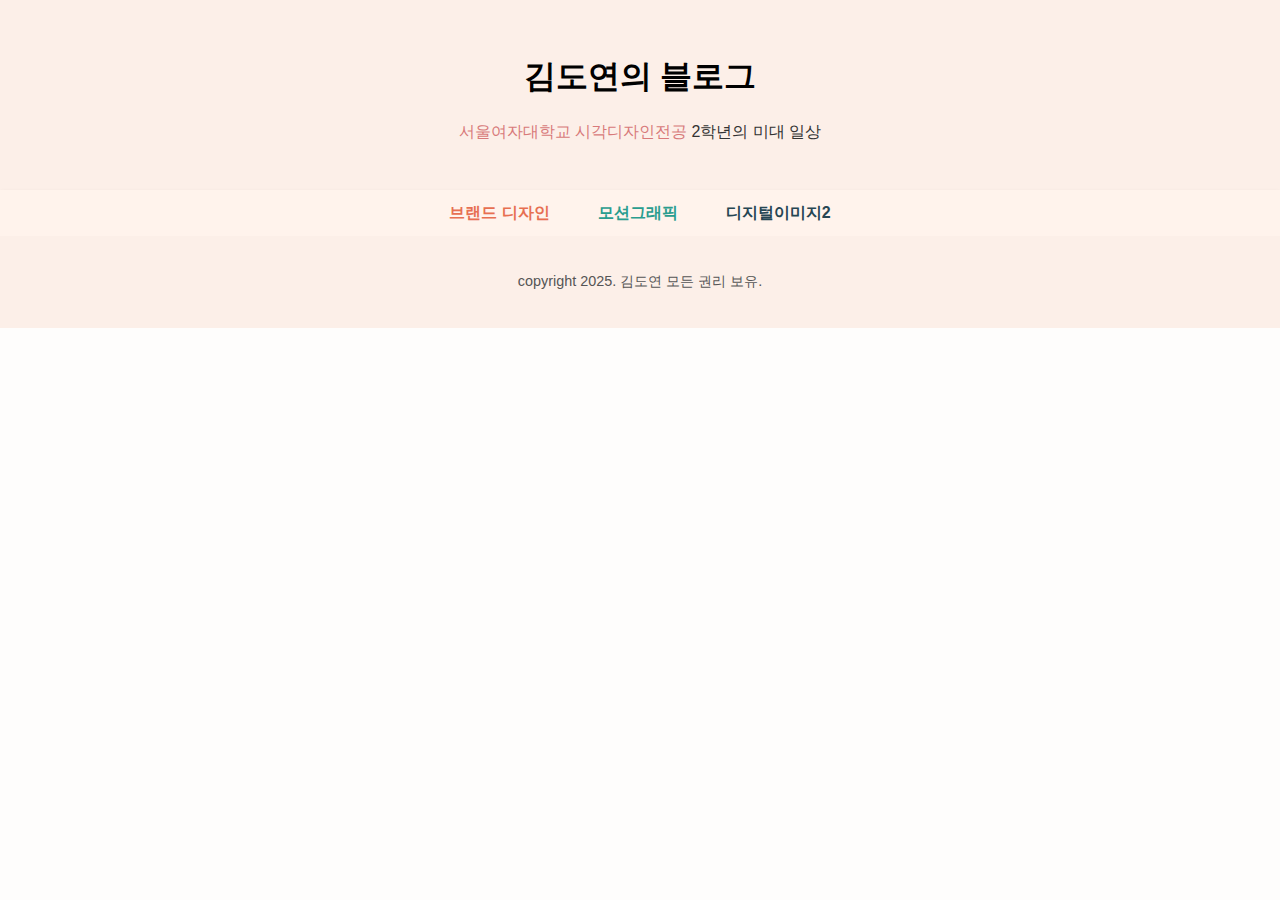
<file: index.html>
<!DOCTYPE html>
<html lang="ko">
<head>
  <meta charset="UTF-8">
  <meta name="viewport" content="width=device-width, initial-scale=1.0">
  <title>김도연의 블로그</title>
  <meta name="description" content="김도연의 블로그 - 미대생의 일상">
  <meta name="keywords" content="김도연, 블로그, 디자인, 일상, 시각디자인">
  <link rel="stylesheet" href="blog.css">

  <meta itemprop="name" content="김도연의 블로그" />
  <meta itemprop="description" content="김도연의 블로그 - 미대생의 일상" />
  <meta itemprop="image" content="" />


  <meta property="og:url" content="https://p5km6mg5xf-hub.github.io/blog/" />
  <meta property="og:type" content="website" />
  <meta property="og:title" content="김도연의 블로그" />
  <meta property="og:description" content="김도연의 블로그 - 미대생의 일상" />
  <meta property="og:image" content="" />

  <meta name="twitter:card" content="summary_large_image" />
  <meta name="twitter:title" content="김도연의 블로그" />
  <meta name="twitter:description" content="김도연의 블로그 - 미대생의 일상" />
  <meta name="twitter:image" content="" />
  
</head>
<body>
  <header>
    <h1><a href="blog.html" class="black">김도연의 블로그</a></h1>
    <p><a href="https://www.swu.ac.kr/www/artdesignc_1.html" target="_blank">서울여자대학교 시각디자인전공</a> 2학년의 미대 일상</p>
  </header>
  <nav>
    <ul>
      <li><a href="bd.html" class="red">브랜드 디자인</a></li>
      <li><a href="mg.html" class="green">모션그래픽</a></li>
      <li><a href="dm2.html" class="blue">디지털이미지2</a></li>
    </ul>
  </nav>
  <footer>
    <p>copyright 2025. 김도연 모든 권리 보유.</p>
  </footer>
</body>
</html>
</file>
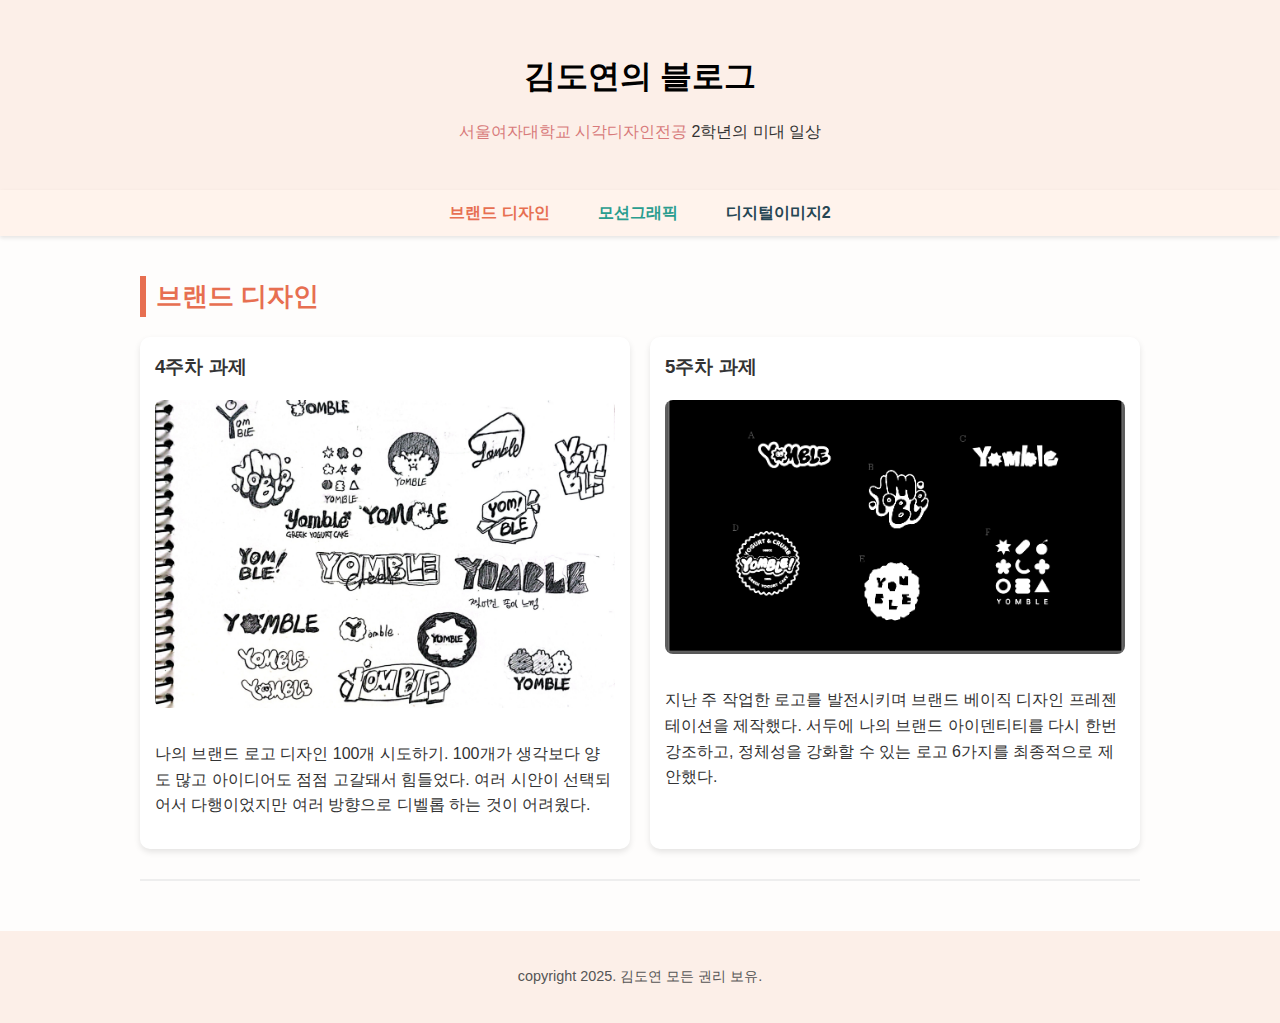
<file: bd.html>
<!DOCTYPE html>
<html lang="ko">
<head>
  <meta charset="UTF-8">
  <meta name="viewport" content="width=device-width, initial-scale=1.0">
  <title>김도연의 블로그</title>
  <meta name="description" content="김도연의 블로그 - 미대생의 일상">
  <meta name="keywords" content="김도연, 블로그, 디자인, 일상, 시각디자인">
  <link rel="stylesheet" href="blog.css">
</head>
<body>
  <header>
    <h1><a href="index.html" class="black">김도연의 블로그</a></h1>
    <p><a href="https://www.swu.ac.kr/www/artdesignc_1.html" target="_blank">서울여자대학교 시각디자인전공</a> 2학년의 미대 일상</p>
  </header>
  <nav>
    <ul>
      <li><a href="bd.html" class="red">브랜드 디자인</a></li>
      <li><a href="mg.html" class="green">모션그래픽</a></li>
      <li><a href="dm2.html" class="blue">디지털이미지2</a></li>
    </ul>
  </nav>
  <main>
    <section id="brand">
      <h2 class="red">브랜드 디자인</h2>
      <div class="content-box">
        <article>
          <h3>4주차 과제</h3>
          <img src="blog/brand1.JPG" alt="로고 디자인 스케치 이미지">
          <p>나의 브랜드 로고 디자인 100개 시도하기. 100개가 생각보다 양도 많고 아이디어도 점점 고갈돼서 힘들었다. 여러 시안이 선택되어서 다행이었지만 여러 방향으로 디벨롭 하는 것이 어려웠다.</p>
        </article>
        <article>
          <h3>5주차 과제</h3>
          <img src="blog/brand2.PNG" alt="브랜드 프레젠테이션 작업 사진">
          <p>지난 주 작업한 로고를 발전시키며 브랜드 베이직 디자인 프레젠테이션을 제작했다. 서두에 나의 브랜드 아이덴티티를 다시 한번 강조하고, 정체성을 강화할 수 있는 로고 6가지를 최종적으로 제안했다.</p>
        </article>
      </div>
    </main>
  <footer>
    <p>copyright 2025. 김도연 모든 권리 보유.</p>
  </footer>
</body>
</html>
</file>
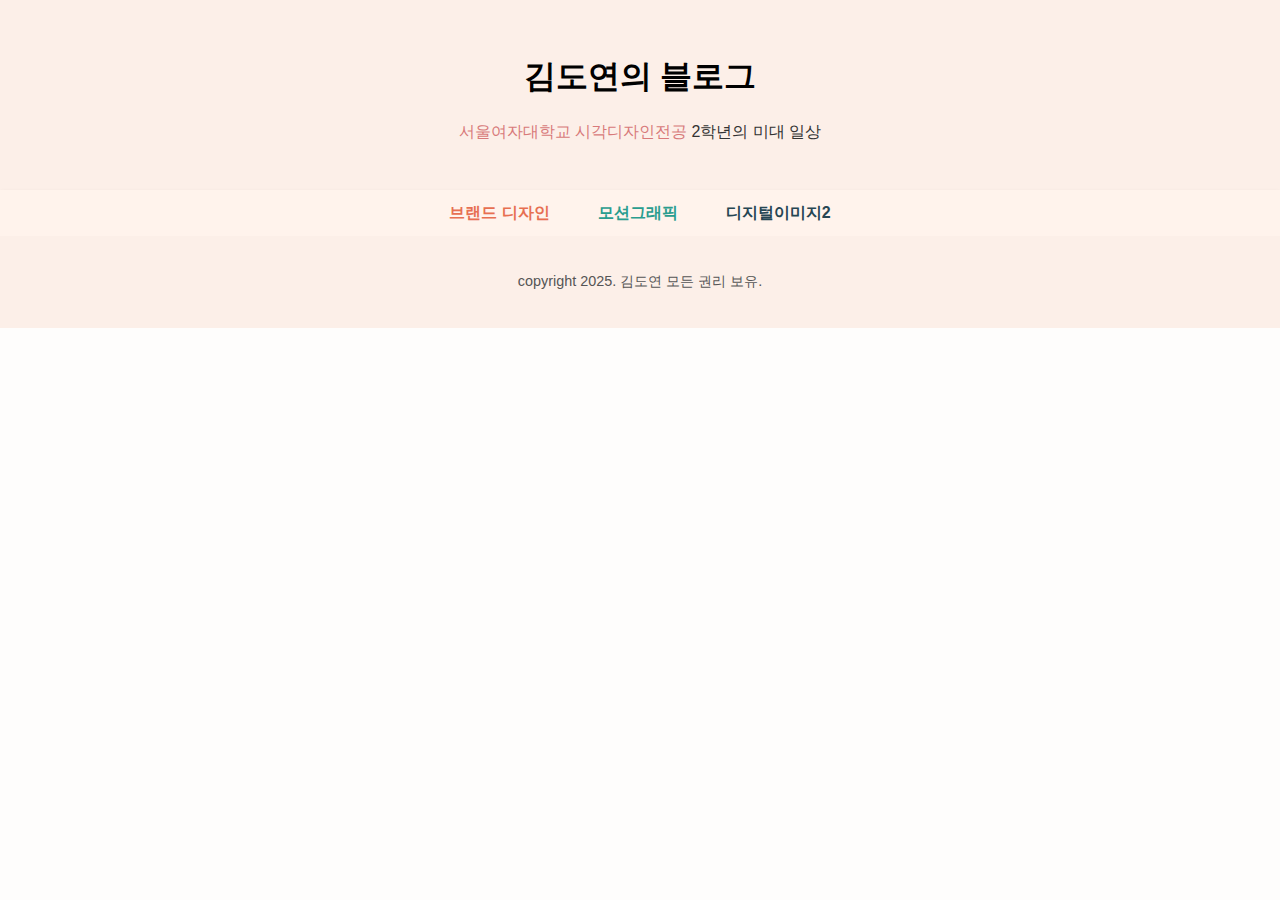
<file: blog.html>
<!DOCTYPE html>
<html lang="ko">
<head>
  <meta charset="UTF-8">
  <meta name="viewport" content="width=device-width, initial-scale=1.0">
  <title>김도연의 블로그</title>
  <meta name="description" content="김도연의 블로그 - 미대생의 일상">
  <meta name="keywords" content="김도연, 블로그, 디자인, 일상, 시각디자인">
  <link rel="stylesheet" href="blog.css">
</head>
<body>
  <header>
    <h1><a href="blog.html" class="black">김도연의 블로그</a></h1>
    <p><a href="https://www.swu.ac.kr/www/artdesignc_1.html" target="_blank">서울여자대학교 시각디자인전공</a> 2학년의 미대 일상</p>
  </header>
  <nav>
    <ul>
      <li><a href="bd.html" class="red">브랜드 디자인</a></li>
      <li><a href="mg.html" class="green">모션그래픽</a></li>
      <li><a href="dm2.html" class="blue">디지털이미지2</a></li>
    </ul>
  </nav>
  <footer>
    <p>copyright 2025. 김도연 모든 권리 보유.</p>
  </footer>
</body>
</html>
</file>
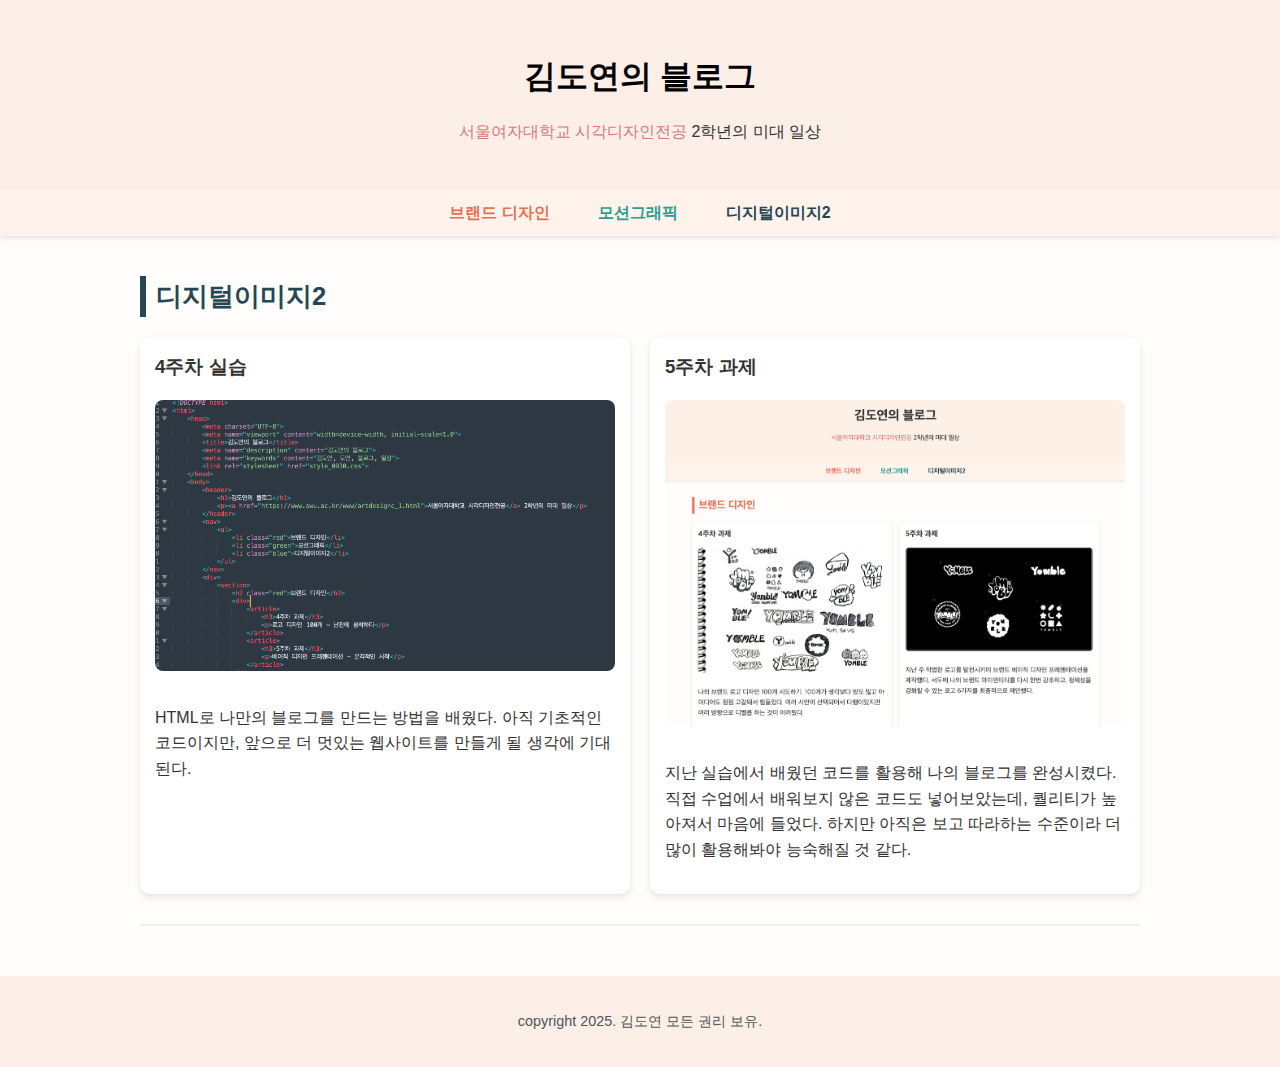
<file: dm2.html>
<!DOCTYPE html>
<html lang="ko">
<head>
  <meta charset="UTF-8">
  <meta name="viewport" content="width=device-width, initial-scale=1.0">
  <title>김도연의 블로그</title>
  <meta name="description" content="김도연의 블로그 - 미대생의 일상">
  <meta name="keywords" content="김도연, 블로그, 디자인, 일상, 시각디자인">
  <link rel="stylesheet" href="blog.css">
</head>
<body>
  <header>
    <h1><a href="blog.html"class="black">김도연의 블로그</a></h1>
    <p><a href="https://www.swu.ac.kr/www/artdesignc_1.html" target="_blank">서울여자대학교 시각디자인전공</a> 2학년의 미대 일상</p>
  </header>
  <nav>
    <ul>
      <li><a href="bd.html" class="red">브랜드 디자인</a></li>
      <li><a href="mg.html" class="green">모션그래픽</a></li>
      <li><a href="dm2.html" class="blue">디지털이미지2</a></li>
    </ul>
  </nav>
  <main>
    <section id="digital">
      <h2 class="blue">디지털이미지2</h2>
      <div class="content-box">
        <article>
          <h3>4주차 실습</h3>
          <img src="blog/dm1.PNG" alt="HTML 실습 중 캡처 이미지">
          <p>HTML로 나만의 블로그를 만드는 방법을 배웠다. 아직 기초적인 코드이지만, 앞으로 더 멋있는 웹사이트를 만들게 될 생각에 기대된다.</p>
        </article>
        <article>
          <h3>5주차 과제</h3>
          <img src="blog/dm2.PNG" alt="CSS 디자인 실습 이미지">
          <p>지난 실습에서 배웠던 코드를 활용해 나의 블로그를 완성시켰다. 직접 수업에서 배워보지 않은 코드도 넣어보았는데, 퀄리티가 높아져서 마음에 들었다. 하지만 아직은 보고 따라하는 수준이라 더 많이 활용해봐야 능숙해질 것 같다.</p>
        </article>
      </div>
    </section>
  </main>
  <footer>
    <p>copyright 2025. 김도연 모든 권리 보유.</p>
  </footer>
</body>
</html>
</file>
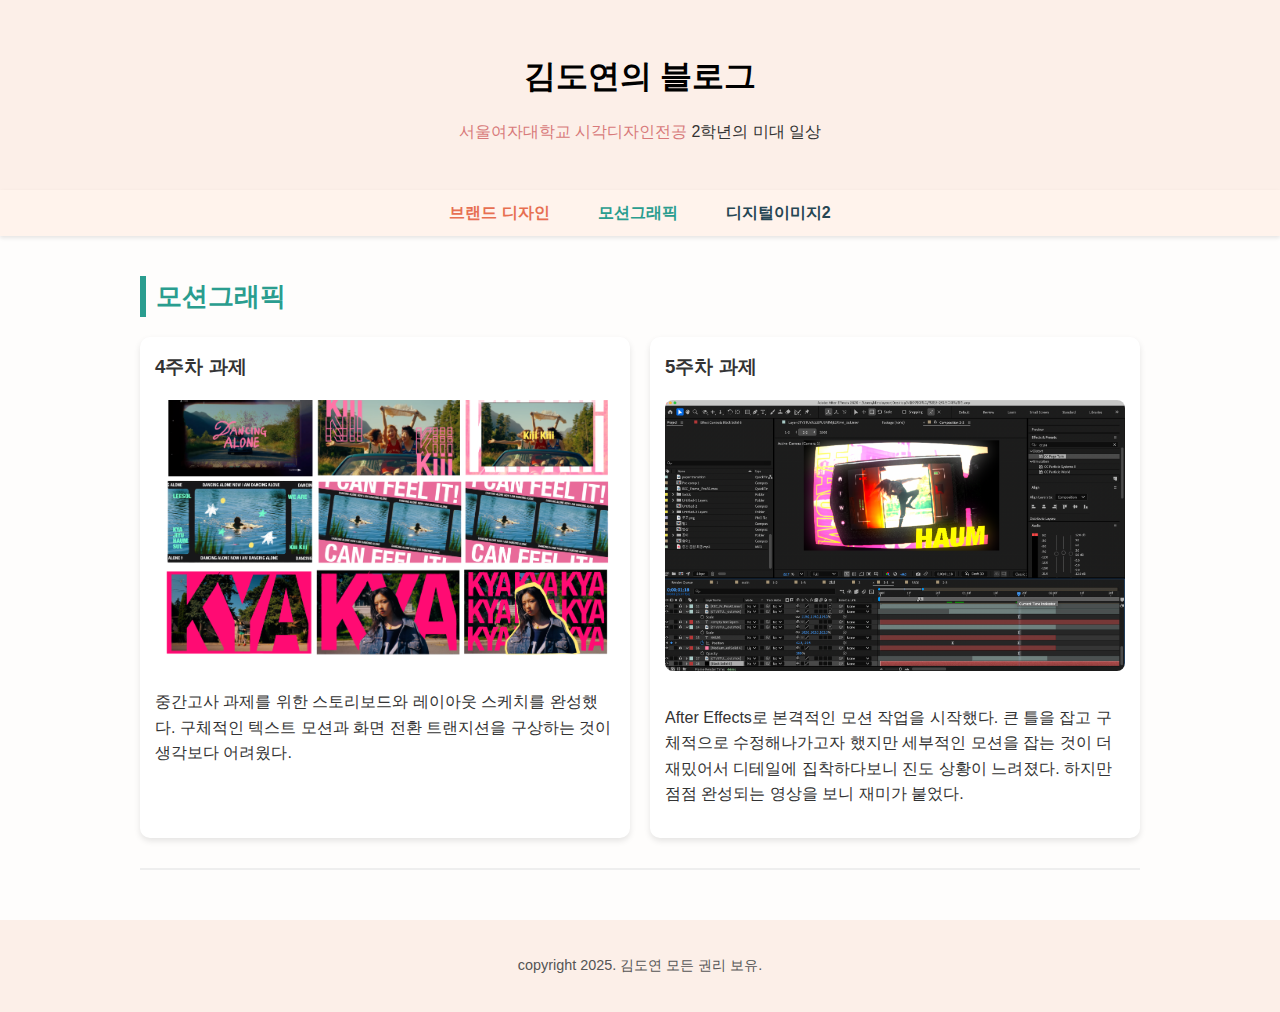
<file: mg.html>
<!DOCTYPE html>
<html lang="ko">
<head>
  <meta charset="UTF-8">
  <meta name="viewport" content="width=device-width, initial-scale=1.0">
  <title>김도연의 블로그</title>
  <meta name="description" content="김도연의 블로그 - 미대생의 일상">
  <meta name="keywords" content="김도연, 블로그, 디자인, 일상, 시각디자인">
  <link rel="stylesheet" href="blog.css">
</head>
<body>
  <header>
    <h1><a href="index.html"class="black">김도연의 블로그</a></h1>
    <p><a href="https://www.swu.ac.kr/www/artdesignc_1.html" target="_blank">서울여자대학교 시각디자인전공</a> 2학년의 미대 일상</p>
  </header>
  <nav>
    <ul>
      <li><a href="bd.html" class="red">브랜드 디자인</a></li>
      <li><a href="mg.html" class="green">모션그래픽</a></li>
      <li><a href="dm2.html" class="blue">디지털이미지2</a></li>
    </ul>
  </nav>
  <main>
    <section id="motion">
      <h2 class="green">모션그래픽</h2>
      <div class="content-box">
        <article>
          <h3>4주차 과제</h3>
          <img src="blog/motion1.PNG" alt="스토리보드 사진">
          <p>중간고사 과제를 위한 스토리보드와 레이아웃 스케치를 완성했다. 구체적인 텍스트 모션과 화면 전환 트랜지션을 구상하는 것이 생각보다 어려웠다.</p>
        </article>
        <article>
          <h3>5주차 과제</h3>
          <img src="blog/motion2.PNG" alt="After Effects 작업 화면">
          <p>After Effects로 본격적인 모션 작업을 시작했다. 큰 틀을 잡고 구체적으로 수정해나가고자 했지만 세부적인 모션을 잡는 것이 더 재밌어서 디테일에 집착하다보니 진도 상황이 느려졌다. 하지만 점점 완성되는 영상을 보니 재미가 붙었다.</p>
        </article>
      </div>
    </section>
  </main>
  <footer>
    <p>copyright 2025. 김도연 모든 권리 보유.</p>
  </footer>
</body>
</html>
</file>
<file: blog.css>
body {
  font-family: 'Noto Sans KR', sans-serif;
  margin: 0;
  background-color: #fefdfc;
  color: #333;
  line-height: 1.6;
}

header {
  text-align: center;
  background-color: #fcefe8;
  padding: 30px 20px;
}

header h1 {
  font-size: 2em;
  margin-bottom: 10px;
}

header a {
  color: #d87a7a;
  text-decoration: none;
}

header a:hover {
  text-decoration: underline;
}


nav {
  background-color: #fff3ec;
  padding: 10px 0;
  text-align: center;
  box-shadow: 0 2px 4px rgba(0,0,0,0.1);
}

nav ul {
  list-style: none;
  margin: 0;
  padding: 0;
  display: inline-flex;
  gap: 20px;
}

nav a {
  text-decoration: none;
  font-weight: bold;
  color: #555;
  padding: 8px 14px;
  border-radius: 8px;
}

nav a:hover {
  background-color: #ffdcd1;
}


.red { color: #e76f51; }
.green { color: #2a9d8f; }
.blue { color: #264653; }
.black { color:black; }

main {
  width: 90%;
  max-width: 1000px;
  margin: 40px auto;
}

section {
  margin-bottom: 50px;
  padding-bottom: 30px;
  border-bottom: 2px solid #eee;
}

section h2 {
  border-left: 6px solid currentColor;
  padding-left: 10px;
  font-size: 1.6em;
  margin-bottom: 20px;
}

.content-box {
  display: flex;
  flex-wrap: wrap;
  gap: 20px;
}

article {
  flex: 1 1 45%;
  background: #fff;
  border-radius: 10px;
  box-shadow: 0 3px 6px rgba(0,0,0,0.1);
  padding: 15px;
  transition: transform 0.3s ease;
}

article h3 {
  margin-top: 0;
  color: #333;
}

article img {
  width: 100%;
  height: auto;
  border-radius: 8px;
  margin-bottom: 10px;
}

footer {
  text-align: center;
  background-color: #fcefe8;
  padding: 20px 0;
  color: #555;
  font-size: 0.9em;
}
</file>
